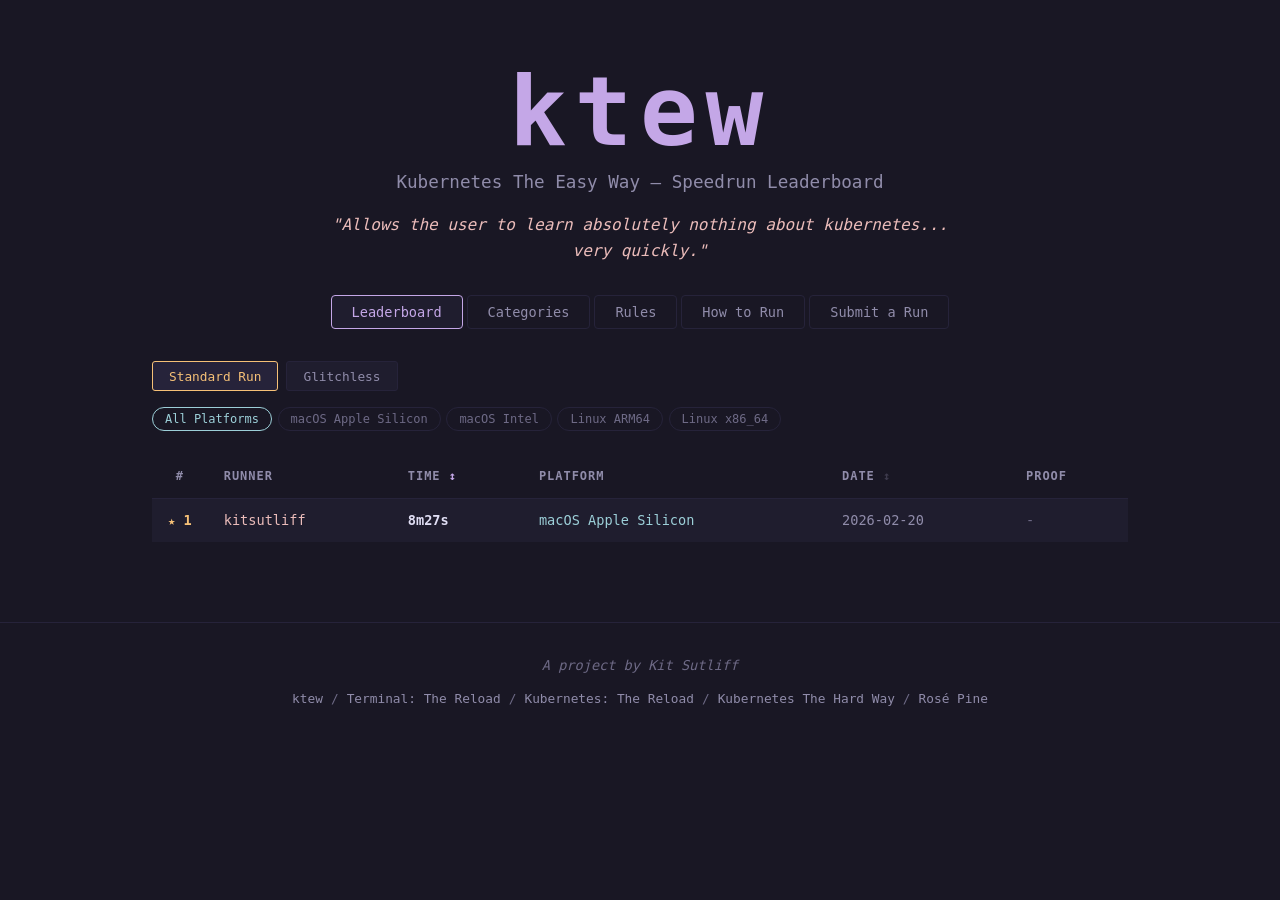
<file: site/index.html>
<!DOCTYPE html>
<html lang="en">
<head>
  <meta charset="UTF-8">
  <meta name="viewport" content="width=device-width, initial-scale=1.0">
  <title>ktew — Speedrun Leaderboard</title>
  <meta name="description" content="Allows the user to learn absolutely nothing about kubernetes... very quickly. Speedrun leaderboard for Kubernetes The Easy Way.">
  <meta property="og:title" content="ktew — Speedrun Leaderboard">
  <meta property="og:description" content="Allows the user to learn absolutely nothing about kubernetes... very quickly.">
  <meta property="og:type" content="website">
  <link rel="stylesheet" href="style.css">
</head>
<body>

  <!-- Hero -->
  <header class="hero">
    <h1>ktew</h1>
    <p class="subtitle">Kubernetes The Easy Way — Speedrun Leaderboard</p>
    <p class="tagline">"Allows the user to learn absolutely nothing about kubernetes... very quickly."</p>
  </header>

  <!-- Nav -->
  <nav class="nav">
    <button class="nav-tab active" data-section="leaderboard">Leaderboard</button>
    <button class="nav-tab" data-section="categories">Categories</button>
    <button class="nav-tab" data-section="rules">Rules</button>
    <button class="nav-tab" data-section="run">How to Run</button>
    <button class="nav-tab" data-section="submit">Submit a Run</button>
  </nav>

  <!-- Leaderboard Section -->
  <section id="leaderboard" class="section active">
    <div class="category-tabs">
      <button class="cat-tab active" data-category="standard">Standard Run</button>
      <button class="cat-tab" data-category="glitchless">Glitchless</button>
    </div>
    <div class="platform-pills">
      <button class="pill active" data-platform="all">All Platforms</button>
      <button class="pill" data-platform="macOS Apple Silicon">macOS Apple Silicon</button>
      <button class="pill" data-platform="macOS Intel">macOS Intel</button>
      <button class="pill" data-platform="Linux ARM64">Linux ARM64</button>
      <button class="pill" data-platform="Linux x86_64">Linux x86_64</button>
    </div>
    <div class="table-wrap">
      <table id="leaderboard-table">
        <thead>
          <tr>
            <th class="col-rank">#</th>
            <th class="col-runner">Runner</th>
            <th class="col-time sortable active-sort" data-sort="time">Time</th>
            <th class="col-platform">Platform</th>
            <th class="col-date sortable" data-sort="date">Date</th>
            <th class="col-proof">Proof</th>
          </tr>
        </thead>
        <tbody id="leaderboard-body">
        </tbody>
      </table>
      <p id="no-runs" class="empty-state" hidden>No runs recorded yet for this category. Be the first.</p>
    </div>
  </section>

  <!-- Categories Section -->
  <section id="categories" class="section">
    <h2>Categories</h2>

    <div class="category-card highlight">
      <h3>What ktew does</h3>
      <p>ktew automates the entire <a href="https://github.com/kelseyhightower/kubernetes-the-hard-way" target="_blank" rel="noopener">Kubernetes The Hard Way</a> tutorial. Your machine is the jumpbox. It spins up 3 Lima VMs (1 control plane, 2 workers) — 4 machines total. It generates a CA and 8 TLS certificates, 6 kubeconfigs, an encryption config, downloads all binaries, bootstraps etcd, the control plane, the workers, configures pod networking, and runs a full smoke test.</p>
      <p>Then it destroys everything. VMs gone. Work directory gone. The binary deletes itself. You are not left with a Kubernetes cluster. You are left with a time and a TAP report.</p>
    </div>

    <div class="category-card main-category">
      <h3>Standard Run <span class="badge">Main Category</span></h3>
      <p class="category-motto">"Hit Congratul8ions!"</p>
      <ul>
        <li>Your machine as jumpbox + 3 Lima VMs = 4 machines total.</li>
        <li>Run <code>./kthw up</code>. Timer starts at Enter, stops at <code>Congratul8ions!</code></li>
        <li><code>10/10 passed | 0 failed</code> — or it doesn't count.</li>
        <li>Full cleanup must complete — nothing left but your time.</li>
      </ul>

      <h4>Setup (not timed)</h4>
      <ul>
        <li>Go 1.22+ installed</li>
        <li>Lima may be pre-installed (ktew installs it automatically if missing, but that costs time)</li>
        <li>Lima VM base images may be cached from a previous run</li>
        <li>Build the binary: <code>go build -o kthw .</code></li>
        <li>No pre-downloaded Kubernetes/etcd/containerd binaries — those download during the run</li>
      </ul>

      <h4>Platform Sub-Categories</h4>
      <p>Each platform is a genuine performance variable — different virtualization backends, different architectures, different I/O characteristics. These aren't gimmicks; they're real splits.</p>
      <div class="platform-grid">
        <div class="platform-item">
          <strong>macOS (Apple Silicon)</strong>
          <span>ARM64 VMs via VZ framework</span>
        </div>
        <div class="platform-item">
          <strong>macOS (Intel)</strong>
          <span>x86_64 VMs via VZ framework</span>
        </div>
        <div class="platform-item">
          <strong>Linux (ARM64)</strong>
          <span>ARM64 VMs via QEMU</span>
        </div>
        <div class="platform-item">
          <strong>Linux (x86_64)</strong>
          <span>x86_64 VMs via QEMU</span>
        </div>
      </div>
    </div>

    <div class="category-card">
      <h3>Glitchless</h3>
      <p>Same 4-machine layout. Same rules. But nothing is cached.</p>
      <ul>
        <li>No pre-installed Lima — ktew installs it from scratch</li>
        <li>No cached VM base images — <code>limactl prune</code> before the run</li>
        <li>No pre-downloaded binaries</li>
        <li>Everything downloads fresh. Your internet connection is now part of your time.</li>
        <li>Full cleanup must complete — nothing left when it's done.</li>
      </ul>
      <p class="muted">This is the "real experience" category. It measures what a first-time user actually sees.</p>
    </div>

    <div class="category-card">
      <h3>What the smoke test verifies</h3>
      <p>Step 10 runs a full verification suite before cleanup:</p>
      <ul>
        <li>Secrets are encrypted at rest in etcd (AES-CBC)</li>
        <li>Deployments work (nginx creates and scales)</li>
        <li>NodePort services are reachable</li>
        <li><code>kubectl exec</code> works inside pods</li>
        <li>All TLS certificates are valid and components authenticate via mTLS</li>
      </ul>
      <p class="muted">The cluster is real. It's a real Kubernetes cluster with real PKI, real etcd, real pod networking. It just doesn't exist anymore by the time you read this.</p>
    </div>
  </section>

  <!-- Rules Section -->
  <section id="rules" class="section">
    <h2>Rules</h2>
    <h3>Timing</h3>
    <ol class="rules-list">
      <li>Timer starts when you press Enter on <code>./kthw up</code></li>
      <li>Timer stops when <code>Congratul8ions!</code> prints with <code>10/10 passed | 0 failed</code> and your time</li>
      <li>The run must complete fully — VMs destroyed, work directory cleaned, binary self-deleted. You don't get a cluster. You get a time.</li>
      <li>Build time (<code>go build</code>) is not included — only the run itself is timed</li>
    </ol>

    <h3>Standard Run setup</h3>
    <ol class="rules-list">
      <li>Go 1.22+ pre-installed</li>
      <li>Lima may be pre-installed</li>
      <li>Lima VM base images may be cached (default behavior after a previous run)</li>
      <li>No pre-downloaded Kubernetes, etcd, containerd, or CNI binaries — those download during the timed run</li>
    </ol>

    <h3>Glitchless setup</h3>
    <ol class="rules-list">
      <li>Go 1.22+ pre-installed (only exception)</li>
      <li>Lima must NOT be pre-installed — ktew installs it during the run</li>
      <li>No cached VM images — run <code>limactl prune</code> if Lima was previously installed, or start from a clean system</li>
      <li>No pre-downloaded binaries of any kind</li>
      <li>Internet speed is part of your time</li>
    </ol>

    <h3>Proof &amp; disputes</h3>
    <ol class="rules-list">
      <li>Proof must include full terminal output showing all 10 TAP steps and the <code>Congratul8ions!</code> finish</li>
      <li>Terminal recordings (<a href="https://asciinema.org" target="_blank" rel="noopener">asciinema</a>, screen capture) or full paste accepted</li>
      <li>Cloud VMs as jumpbox are a separate platform category if demand emerges</li>
      <li>All disputes settled by <a href="https://github.com/KitSutliff" target="_blank" rel="noopener">Kit</a></li>
    </ol>
  </section>

  <!-- How to Run Section -->
  <section id="run" class="section">
    <h2>How to Run</h2>
    <div class="code-block">
      <pre><code># Fork first at github.com/KitSutliff/ktew, then:
git clone https://github.com/YOUR_USERNAME/ktew.git
cd ktew
go build -o kthw .
./kthw up</code></pre>
    </div>
    <p>Timer starts at Enter. Timer stops at <code>Congratul8ions!</code></p>
    <p>You'll see TAP output for each of the 10 steps, then:</p>
    <div class="code-block output">
      <pre><code>  10/10 passed | 0 failed
  ────────────────────────────────────────
  Cleaning up VMs...
  done.

  time - 8m27s

  Congratul8ions!

  report: kthw-report.md</code></pre>
    </div>
    <div class="run-links">
      <a href="https://github.com/KitSutliff/ktew" target="_blank" rel="noopener" class="link-btn">ktew Repository</a>
    </div>
  </section>

  <!-- Submit Section -->
  <section id="submit" class="section">
    <h2>Submit a Run</h2>
    <div class="submit-steps">
      <div class="submit-step">
        <span class="step-number">1</span>
        <div>
          <strong>Fork the repo</strong>
          <p><a href="https://github.com/KitSutliff/ktew/fork" target="_blank" rel="noopener">Fork ktew on GitHub</a></p>
        </div>
      </div>
      <div class="submit-step">
        <span class="step-number">2</span>
        <div>
          <strong>Clone your fork and run it</strong>
          <div class="code-block">
            <pre><code>git clone https://github.com/YOUR_USERNAME/ktew.git
cd ktew
go build -o kthw .
./kthw up</code></pre>
          </div>
        </div>
      </div>
      <div class="submit-step">
        <span class="step-number">3</span>
        <div>
          <strong>Add your run to the leaderboard</strong>
          <p>Edit <code>site/data/leaderboard.json</code> and add your entry:</p>
          <div class="code-block">
            <pre><code>{
  "runner": "your-github-username",
  "github": "https://github.com/your-github-username",
  "time_seconds": 507,
  "time_display": "8m27s",
  "category": "standard",
  "platform": "macOS Apple Silicon",
  "date": "2026-02-23",
  "proof": "link-to-your-tap-output-or-recording",
  "notes": ""
}</code></pre>
          </div>
        </div>
      </div>
      <div class="submit-step">
        <span class="step-number">4</span>
        <div>
          <strong>Open a Pull Request</strong>
          <p>Push to your fork and <a href="https://github.com/KitSutliff/ktew/compare" target="_blank" rel="noopener">open a PR</a> with your proof (TAP output or terminal recording).</p>
        </div>
      </div>
    </div>
    <div class="submit-info">
      <h3>Proof requirements</h3>
      <ul>
        <li>Full TAP output showing <code>10/10 passed | 0 failed</code></li>
        <li>The <code>Congratul8ions!</code> message with your time</li>
        <li>Terminal recording (<a href="https://asciinema.org" target="_blank" rel="noopener">asciinema</a>) or screenshot accepted</li>
        <li>Paste it in the PR description or link it</li>
      </ul>
      <p class="muted">Don't want to edit JSON? <a href="https://github.com/KitSutliff/ktew/issues/new?template=submit-run.yml" target="_blank" rel="noopener">Submit via GitHub Issue</a> instead.</p>
    </div>
  </section>

  <!-- Footer -->
  <footer class="footer">
    <p class="footer-tagline">A project by Kit Sutliff</p>
    <div class="footer-links">
      <a href="https://github.com/KitSutliff/ktew" target="_blank" rel="noopener">ktew</a>
      <span class="sep">/</span>
      <a href="terminal/index.html">Terminal: The Reload</a>
      <span class="sep">/</span>
      <a href="kubernetes/index.html">Kubernetes: The Reload</a>
      <span class="sep">/</span>
      <a href="https://github.com/kelseyhightower/kubernetes-the-hard-way" target="_blank" rel="noopener">Kubernetes The Hard Way</a>
      <span class="sep">/</span>
      <a href="https://rosepinetheme.com" target="_blank" rel="noopener">Ros&eacute; Pine</a>
    </div>
  </footer>

  <script src="main.js"></script>
</body>
</html>
</file>
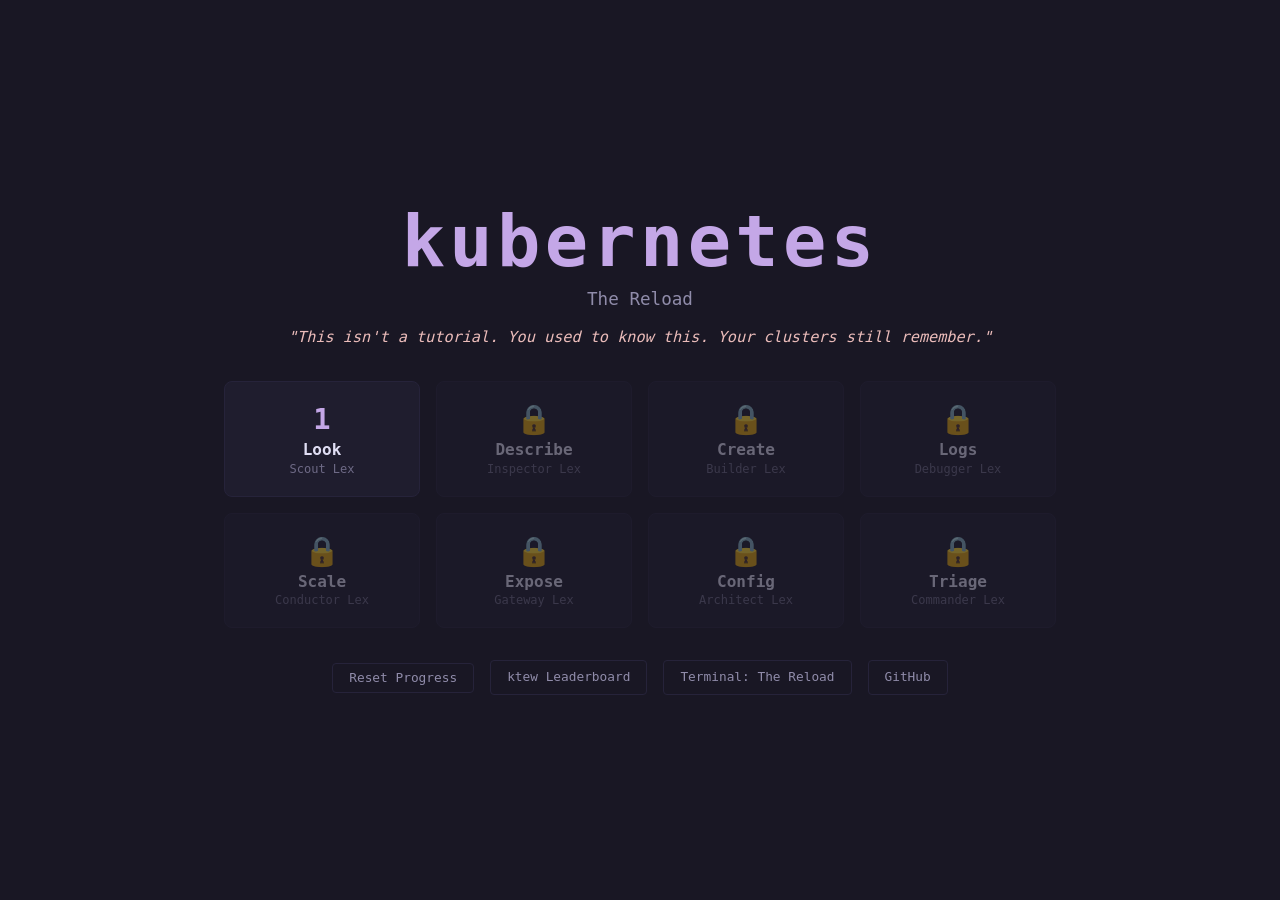
<file: site/kubernetes/index.html>
<!DOCTYPE html>
<html lang="en">
<head>
  <meta charset="UTF-8">
  <meta name="viewport" content="width=device-width, initial-scale=1.0">
  <title>Kubernetes: The Reload</title>
  <meta name="description" content="This isn't a tutorial. It's a reload. An interactive kubectl game for people who used to know Kubernetes.">
  <meta property="og:title" content="Kubernetes: The Reload">
  <meta property="og:description" content="This isn't a tutorial. It's a reload.">
  <meta property="og:type" content="website">
  <link rel="stylesheet" href="style.css">
</head>
<body>

  <!-- ═══ Level Select Screen ═══ -->
  <div id="level-select" class="screen active">
    <div class="ls-hero">
      <h1>kubernetes</h1>
      <p class="subtitle">The Reload</p>
      <p class="tagline">"This isn't a tutorial. You used to know this. Your clusters still remember."</p>
    </div>
    <div id="level-select-grid"></div>
    <div class="ls-footer">
      <button id="btn-reset-progress">Reset Progress</button>
      <a href="../index.html">ktew Leaderboard</a>
      <a href="../terminal/index.html">Terminal: The Reload</a>
      <a href="https://github.com/KitSutliff/ktew" target="_blank" rel="noopener">GitHub</a>
    </div>
  </div>

  <!-- ═══ Game Screen ═══ -->
  <div id="game-screen" class="screen">

    <!-- Sidebar with chibi + level info -->
    <div class="game-sidebar">
      <div class="game-chibi-wrap">
        <img id="game-chibi" class="game-chibi" src="../terminal/chibi-move.png" alt="Lex">
      </div>
      <div id="game-level-name">Level 1: Look</div>
      <div id="game-level-subtitle">Scout Lex</div>
      <div id="challenge-counter">1/4</div>
      <div class="sidebar-divider"></div>
      <p class="sidebar-hint">Type <kbd>hint</kbd> for a nudge<br><kbd>hint</kbd> twice for the answer</p>
      <button id="btn-back-to-levels" class="sidebar-btn">Back to Levels</button>
    </div>

    <!-- Terminal -->
    <div class="game-terminal-wrap">
      <div class="terminal-bar">
        <div class="terminal-dots">
          <span class="terminal-dot red"></span>
          <span class="terminal-dot yellow"></span>
          <span class="terminal-dot green"></span>
        </div>
        <span class="terminal-title">kit@cluster — kubectl</span>
      </div>
      <div id="terminal-output"><div id="terminal-output-inner"></div></div>
      <div class="terminal-input-row">
        <span class="terminal-prompt" id="terminal-prompt">kit@cluster:default$&nbsp;</span>
        <input type="text" id="terminal-input" autofocus spellcheck="false" autocomplete="off">
      </div>
    </div>

  </div>

  <script src="cluster.js"></script>
  <script src="commands.js"></script>
  <script src="levels.js"></script>
  <script src="game.js"></script>
</body>
</html>
</file>
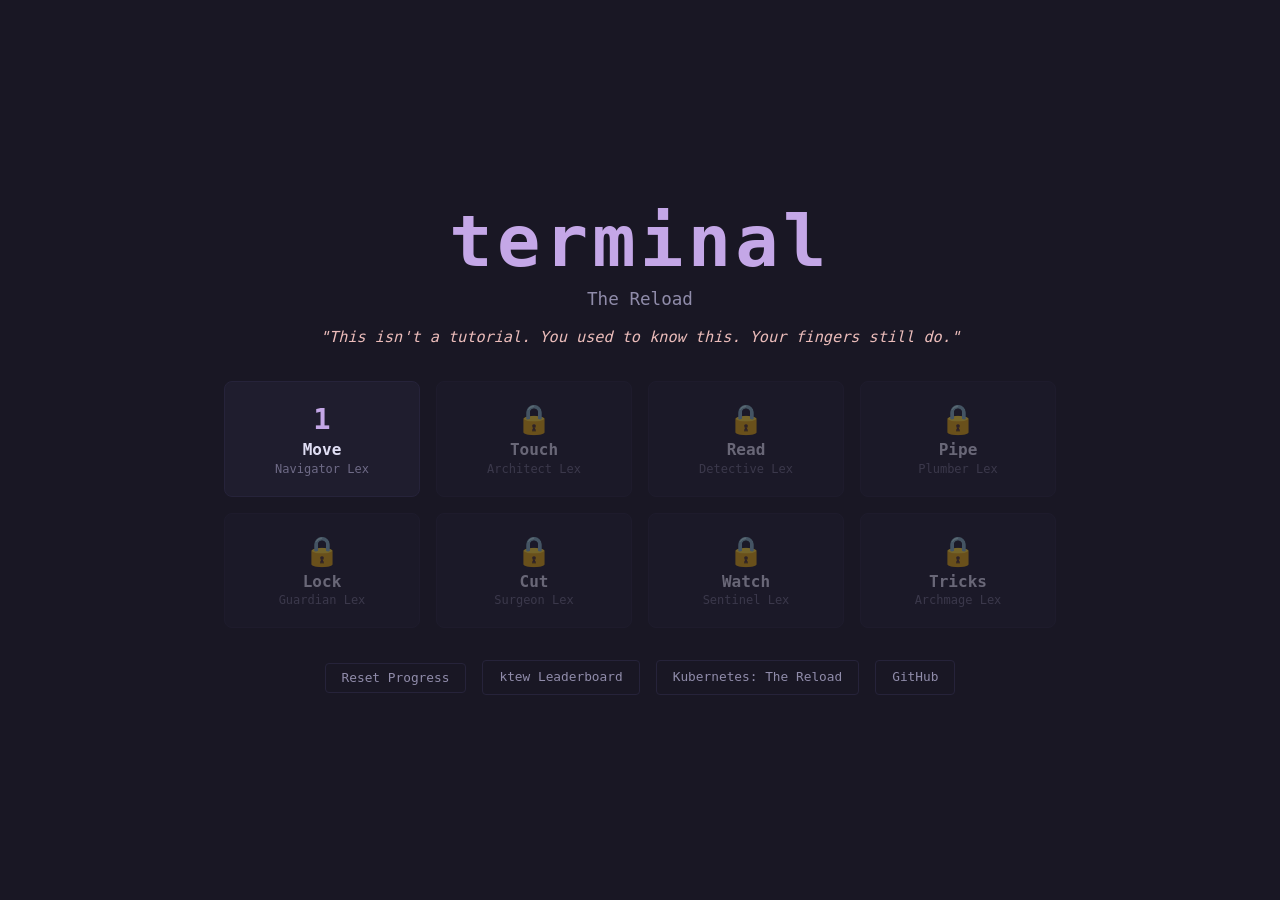
<file: site/terminal/index.html>
<!DOCTYPE html>
<html lang="en">
<head>
  <meta charset="UTF-8">
  <meta name="viewport" content="width=device-width, initial-scale=1.0">
  <title>Terminal: The Reload</title>
  <meta name="description" content="This isn't a tutorial. It's a reload. An interactive terminal game for people who used to know Unix.">
  <meta property="og:title" content="Terminal: The Reload">
  <meta property="og:description" content="This isn't a tutorial. It's a reload.">
  <meta property="og:type" content="website">
  <link rel="stylesheet" href="style.css">
</head>
<body>

  <!-- ═══ Level Select Screen ═══ -->
  <div id="level-select" class="screen active">
    <div class="ls-hero">
      <h1>terminal</h1>
      <p class="subtitle">The Reload</p>
      <p class="tagline">"This isn't a tutorial. You used to know this. Your fingers still do."</p>
    </div>
    <div id="level-select-grid"></div>
    <div class="ls-footer">
      <button id="btn-reset-progress">Reset Progress</button>
      <a href="../index.html">ktew Leaderboard</a>
      <a href="../kubernetes/index.html">Kubernetes: The Reload</a>
      <a href="https://github.com/KitSutliff/ktew" target="_blank" rel="noopener">GitHub</a>
    </div>
  </div>

  <!-- ═══ Game Screen ═══ -->
  <div id="game-screen" class="screen">

    <!-- Sidebar with chibi + level info -->
    <div class="game-sidebar">
      <div class="game-chibi-wrap">
        <img id="game-chibi" class="game-chibi" src="chibi-move.png" alt="Lex">
      </div>
      <div id="game-level-name">Level 1: Move</div>
      <div id="game-level-subtitle">Navigator Lex</div>
      <div id="challenge-counter">1/4</div>
      <div class="sidebar-divider"></div>
      <p class="sidebar-hint">Type <kbd>hint</kbd> for a nudge<br><kbd>hint</kbd> twice for the answer</p>
      <button id="btn-back-to-levels" class="sidebar-btn">Back to Levels</button>
    </div>

    <!-- Terminal -->
    <div class="game-terminal-wrap">
      <div class="terminal-bar">
        <div class="terminal-dots">
          <span class="terminal-dot red"></span>
          <span class="terminal-dot yellow"></span>
          <span class="terminal-dot green"></span>
        </div>
        <span class="terminal-title">kit@reload — zsh</span>
      </div>
      <div id="terminal-output"><div id="terminal-output-inner"></div></div>
      <div class="terminal-input-row">
        <span class="terminal-prompt" id="terminal-prompt">kit@reload:~$&nbsp;</span>
        <input type="text" id="terminal-input" autofocus spellcheck="false" autocomplete="off">
      </div>
    </div>

  </div>

  <script src="game.js"></script>
</body>
</html>
</file>
<file: site/style.css>
/* Rose Pine palette */
:root {
  --base: #191724;
  --surface: #1f1d2e;
  --overlay: #26233a;
  --muted: #6e6a86;
  --subtle: #908caa;
  --text: #e0def4;
  --love: #eb6f92;
  --gold: #f6c177;
  --rose: #ebbcba;
  --pine: #31748f;
  --foam: #9ccfd8;
  --iris: #c4a7e7;
}

*, *::before, *::after {
  box-sizing: border-box;
  margin: 0;
  padding: 0;
}

html {
  scroll-behavior: smooth;
}

body {
  font-family: 'SF Mono', 'Fira Code', 'JetBrains Mono', 'Cascadia Code', Consolas, monospace;
  background: var(--base);
  color: var(--text);
  line-height: 1.6;
  min-height: 100vh;
}

/* Hero */

.hero {
  text-align: center;
  padding: 4rem 1.5rem 2rem;
}

.hero h1 {
  font-size: clamp(3rem, 10vw, 6rem);
  color: var(--iris);
  letter-spacing: 0.08em;
  font-weight: 700;
  line-height: 1;
  margin-bottom: 0.5rem;
}

.hero .subtitle {
  color: var(--subtle);
  font-size: clamp(0.85rem, 2vw, 1.1rem);
  margin-bottom: 1rem;
}

.hero .tagline {
  color: var(--rose);
  font-style: italic;
  font-size: clamp(0.8rem, 1.8vw, 1rem);
  max-width: 40rem;
  margin: 0 auto;
}

/* Navigation */

.nav {
  display: flex;
  justify-content: center;
  gap: 0.25rem;
  padding: 0 1rem;
  margin-bottom: 2rem;
  flex-wrap: wrap;
}

.nav-tab {
  background: transparent;
  border: 1px solid var(--overlay);
  color: var(--subtle);
  padding: 0.5rem 1.25rem;
  cursor: pointer;
  font-family: inherit;
  font-size: 0.85rem;
  border-radius: 4px;
  transition: all 0.15s ease;
}

.nav-tab:hover {
  color: var(--text);
  border-color: var(--muted);
}

.nav-tab.active {
  color: var(--iris);
  border-color: var(--iris);
  background: var(--surface);
}

/* Sections */

.section {
  display: none;
  max-width: 64rem;
  margin: 0 auto;
  padding: 0 1.5rem 3rem;
}

.section.active {
  display: block;
}

.section h2 {
  color: var(--iris);
  font-size: 1.5rem;
  margin-bottom: 1.5rem;
  letter-spacing: 0.04em;
}

/* Category Tabs (within leaderboard) */

.category-tabs {
  display: flex;
  gap: 0.5rem;
  margin-bottom: 1rem;
}

.cat-tab {
  background: var(--surface);
  border: 1px solid var(--overlay);
  color: var(--subtle);
  padding: 0.4rem 1rem;
  cursor: pointer;
  font-family: inherit;
  font-size: 0.8rem;
  border-radius: 3px;
  transition: all 0.15s ease;
}

.cat-tab:hover {
  color: var(--text);
  border-color: var(--muted);
}

.cat-tab.active {
  color: var(--gold);
  border-color: var(--gold);
  background: var(--overlay);
}

/* Platform Pills */

.platform-pills {
  display: flex;
  gap: 0.35rem;
  margin-bottom: 1.5rem;
  flex-wrap: wrap;
}

.pill {
  background: transparent;
  border: 1px solid var(--overlay);
  color: var(--muted);
  padding: 0.25rem 0.75rem;
  cursor: pointer;
  font-family: inherit;
  font-size: 0.75rem;
  border-radius: 12px;
  transition: all 0.15s ease;
}

.pill:hover {
  color: var(--subtle);
  border-color: var(--muted);
}

.pill.active {
  color: var(--foam);
  border-color: var(--foam);
}

/* Table */

.table-wrap {
  overflow-x: auto;
  -webkit-overflow-scrolling: touch;
}

table {
  width: 100%;
  border-collapse: collapse;
  font-size: 0.85rem;
}

thead th {
  text-align: left;
  padding: 0.75rem 1rem;
  color: var(--subtle);
  font-weight: 600;
  font-size: 0.75rem;
  text-transform: uppercase;
  letter-spacing: 0.08em;
  border-bottom: 1px solid var(--overlay);
  white-space: nowrap;
  user-select: none;
}

th.sortable {
  cursor: pointer;
}

th.sortable:hover {
  color: var(--text);
}

th.sortable::after {
  content: ' \2195';
  opacity: 0.3;
}

th.active-sort::after {
  opacity: 1;
  color: var(--iris);
}

tbody tr {
  transition: background 0.1s ease;
}

tbody tr:nth-child(odd) {
  background: var(--surface);
}

tbody tr:nth-child(even) {
  background: var(--base);
}

tbody tr:hover {
  background: var(--overlay);
}

tbody td {
  padding: 0.65rem 1rem;
  white-space: nowrap;
}

.col-rank {
  width: 3rem;
  text-align: center;
}

td.col-rank {
  color: var(--subtle);
  font-weight: 600;
}

td.col-rank.wr {
  color: var(--gold);
}

.wr-badge {
  font-size: 0.9em;
}

td.col-runner a {
  color: var(--rose);
  text-decoration: none;
}

td.col-runner a:hover {
  text-decoration: underline;
  color: var(--text);
}

td.col-time {
  color: var(--text);
  font-weight: 600;
  font-variant-numeric: tabular-nums;
}

td.col-platform {
  color: var(--foam);
}

td.col-date {
  color: var(--subtle);
}

td.col-proof a {
  color: var(--pine);
  text-decoration: none;
  font-size: 0.8rem;
}

td.col-proof a:hover {
  color: var(--foam);
  text-decoration: underline;
}

.empty-state {
  text-align: center;
  color: var(--muted);
  padding: 3rem 1rem;
  font-style: italic;
}

/* Categories Section */

.category-card {
  background: var(--surface);
  border: 1px solid var(--overlay);
  border-radius: 6px;
  padding: 1.5rem;
  margin-bottom: 1.25rem;
}

.category-card.highlight {
  border-color: var(--iris);
  background: var(--overlay);
}

.category-card.highlight a {
  color: var(--rose);
  text-decoration: none;
}

.category-card.highlight a:hover {
  text-decoration: underline;
}

.category-card.main-category {
  border-color: var(--gold);
}

.category-card h3 {
  color: var(--text);
  font-size: 1.1rem;
  margin-bottom: 0.5rem;
}

.badge {
  display: inline-block;
  background: var(--gold);
  color: var(--base);
  font-size: 0.65rem;
  font-weight: 700;
  padding: 0.15rem 0.5rem;
  border-radius: 3px;
  text-transform: uppercase;
  letter-spacing: 0.06em;
  vertical-align: middle;
  margin-left: 0.5rem;
}

.category-motto {
  color: var(--gold);
  font-style: italic;
  margin-bottom: 0.75rem;
}

.category-card ul {
  list-style: none;
  padding: 0;
}

.category-card ul li {
  padding: 0.25rem 0;
  color: var(--text);
  padding-left: 1.25rem;
  position: relative;
}

.category-card ul li::before {
  content: '>';
  position: absolute;
  left: 0;
  color: var(--iris);
}

.category-card h4 {
  color: var(--subtle);
  font-size: 0.85rem;
  text-transform: uppercase;
  letter-spacing: 0.06em;
  margin: 1rem 0 0.75rem;
}

.category-card p {
  color: var(--text);
  margin-bottom: 0.5rem;
}

.category-card p.muted {
  color: var(--muted);
  font-size: 0.85rem;
  font-style: italic;
}

.category-card code {
  background: var(--overlay);
  padding: 0.1rem 0.35rem;
  border-radius: 3px;
  font-size: 0.9em;
  color: var(--iris);
}

.platform-grid {
  display: grid;
  grid-template-columns: repeat(auto-fill, minmax(14rem, 1fr));
  gap: 0.75rem;
}

.platform-item {
  background: var(--overlay);
  padding: 0.75rem;
  border-radius: 4px;
  display: flex;
  flex-direction: column;
  gap: 0.2rem;
}

.platform-item strong {
  color: var(--foam);
  font-size: 0.85rem;
}

.platform-item span {
  color: var(--muted);
  font-size: 0.75rem;
}

/* Rules */

#rules h3 {
  color: var(--rose);
  font-size: 0.95rem;
  margin-top: 1.5rem;
  margin-bottom: 0.75rem;
}

#rules h3:first-of-type {
  margin-top: 0;
}

.rules-list {
  padding-left: 0;
  counter-reset: rule;
  list-style: none;
}

.rules-list li {
  counter-increment: rule;
  padding: 0.6rem 0 0.6rem 2.5rem;
  position: relative;
  border-bottom: 1px solid var(--overlay);
}

.rules-list li:last-child {
  border-bottom: none;
}

.rules-list li::before {
  content: counter(rule);
  position: absolute;
  left: 0;
  width: 1.75rem;
  height: 1.75rem;
  background: var(--surface);
  border: 1px solid var(--overlay);
  border-radius: 50%;
  display: flex;
  align-items: center;
  justify-content: center;
  font-size: 0.75rem;
  color: var(--iris);
  font-weight: 600;
  top: 0.55rem;
}

.rules-list code {
  background: var(--overlay);
  padding: 0.1rem 0.35rem;
  border-radius: 3px;
  font-size: 0.9em;
  color: var(--iris);
}

.rules-list a {
  color: var(--rose);
  text-decoration: none;
}

.rules-list a:hover {
  text-decoration: underline;
}

/* How to Run */

.code-block {
  background: var(--surface);
  border: 1px solid var(--overlay);
  border-radius: 6px;
  padding: 1.25rem;
  margin-bottom: 1.25rem;
  overflow-x: auto;
}

.code-block.output {
  border-color: var(--muted);
  border-style: dashed;
}

.code-block pre {
  margin: 0;
}

.code-block code {
  color: var(--text);
  font-size: 0.85rem;
  line-height: 1.5;
}

.code-block.output code {
  color: var(--subtle);
}

#run p {
  margin-bottom: 1rem;
}

#run code {
  background: var(--overlay);
  padding: 0.1rem 0.35rem;
  border-radius: 3px;
  font-size: 0.9em;
  color: var(--iris);
}

.run-links {
  display: flex;
  gap: 0.75rem;
  margin-top: 1.5rem;
  flex-wrap: wrap;
}

/* Buttons */

.link-btn {
  display: inline-block;
  background: var(--iris);
  color: var(--base);
  text-decoration: none;
  padding: 0.6rem 1.5rem;
  border-radius: 4px;
  font-family: inherit;
  font-size: 0.85rem;
  font-weight: 600;
  transition: opacity 0.15s ease;
}

.link-btn:hover {
  opacity: 0.85;
}

.link-btn.secondary {
  background: transparent;
  color: var(--iris);
  border: 1px solid var(--iris);
}

.link-btn.secondary:hover {
  background: var(--surface);
}

.submit-btn {
  background: var(--gold);
  font-size: 1rem;
  padding: 0.75rem 2rem;
  margin-bottom: 2rem;
}

/* Submit Section */

.submit-steps {
  display: flex;
  flex-direction: column;
  gap: 1.25rem;
  margin-bottom: 2rem;
}

.submit-step {
  display: flex;
  gap: 1rem;
  align-items: flex-start;
}

.step-number {
  flex-shrink: 0;
  width: 2rem;
  height: 2rem;
  background: var(--iris);
  color: var(--base);
  border-radius: 50%;
  display: flex;
  align-items: center;
  justify-content: center;
  font-weight: 700;
  font-size: 0.85rem;
  margin-top: 0.1rem;
}

.submit-step strong {
  display: block;
  color: var(--text);
  margin-bottom: 0.35rem;
}

.submit-step p {
  color: var(--subtle);
  margin-bottom: 0.5rem;
}

.submit-step a {
  color: var(--rose);
  text-decoration: none;
}

.submit-step a:hover {
  text-decoration: underline;
  color: var(--text);
}

.submit-step .code-block {
  margin-top: 0.5rem;
  margin-bottom: 0;
}

.submit-step code {
  background: var(--overlay);
  padding: 0.1rem 0.35rem;
  border-radius: 3px;
  font-size: 0.9em;
  color: var(--iris);
}

.submit-info {
  background: var(--surface);
  border: 1px solid var(--overlay);
  border-radius: 6px;
  padding: 1.5rem;
}

.submit-info h3 {
  color: var(--subtle);
  font-size: 0.85rem;
  text-transform: uppercase;
  letter-spacing: 0.06em;
  margin-bottom: 0.75rem;
}

.submit-info ul {
  list-style: none;
  padding: 0;
}

.submit-info li {
  padding: 0.25rem 0 0.25rem 1.25rem;
  position: relative;
}

.submit-info li::before {
  content: '>';
  position: absolute;
  left: 0;
  color: var(--iris);
}

.submit-info code {
  background: var(--overlay);
  padding: 0.1rem 0.35rem;
  border-radius: 3px;
  font-size: 0.9em;
  color: var(--iris);
}

/* Footer */

.footer {
  text-align: center;
  padding: 2rem 1.5rem 3rem;
  border-top: 1px solid var(--overlay);
  margin-top: 2rem;
}

.footer-tagline {
  color: var(--muted);
  font-style: italic;
  font-size: 0.85rem;
  margin-bottom: 0.75rem;
}

.footer-links {
  display: flex;
  justify-content: center;
  gap: 0.5rem;
  flex-wrap: wrap;
}

.footer-links a {
  color: var(--subtle);
  text-decoration: none;
  font-size: 0.8rem;
}

.footer-links a:hover {
  color: var(--rose);
}

.footer-links .sep {
  color: var(--muted);
  font-size: 0.8rem;
}

/* Responsive */

@media (max-width: 640px) {
  .hero {
    padding: 2.5rem 1rem 1.5rem;
  }

  .nav {
    gap: 0.15rem;
  }

  .nav-tab {
    padding: 0.4rem 0.75rem;
    font-size: 0.75rem;
  }

  .section {
    padding: 0 1rem 2rem;
  }

  .category-tabs {
    flex-wrap: wrap;
  }

  .platform-pills {
    flex-wrap: wrap;
  }

  table {
    font-size: 0.78rem;
  }

  thead th, tbody td {
    padding: 0.5rem 0.6rem;
  }

  .platform-grid {
    grid-template-columns: 1fr;
  }
}
</file>
<file: site/kubernetes/style.css>
/* Rose Pine palette */
:root {
  --base: #191724;
  --surface: #1f1d2e;
  --overlay: #26233a;
  --muted: #6e6a86;
  --subtle: #908caa;
  --text: #e0def4;
  --love: #eb6f92;
  --gold: #f6c177;
  --rose: #ebbcba;
  --pine: #31748f;
  --foam: #9ccfd8;
  --iris: #c4a7e7;
}

*, *::before, *::after {
  box-sizing: border-box;
  margin: 0;
  padding: 0;
}

html {
  scroll-behavior: smooth;
}

body {
  font-family: 'SF Mono', 'Fira Code', 'JetBrains Mono', 'Cascadia Code', Consolas, monospace;
  background: var(--base);
  color: var(--text);
  line-height: 1.6;
  min-height: 100vh;
  overflow: hidden;
}

/* ═══ Screens ═══ */

.screen {
  display: none;
  width: 100vw;
  height: 100vh;
  flex-direction: column;
}

.screen.active {
  display: flex;
}

/* ═══ Level Select ═══ */

#level-select {
  align-items: center;
  justify-content: center;
  padding: 2rem;
  overflow-y: auto;
}

.ls-hero {
  text-align: center;
  margin-bottom: 2rem;
}

.ls-hero h1 {
  font-size: clamp(2.5rem, 8vw, 4.5rem);
  color: var(--iris);
  letter-spacing: 0.06em;
  font-weight: 700;
  line-height: 1;
  margin-bottom: 0.5rem;
}

.ls-hero .subtitle {
  color: var(--subtle);
  font-size: clamp(0.85rem, 2vw, 1.1rem);
  margin-bottom: 0.75rem;
}

.ls-hero .tagline {
  color: var(--rose);
  font-style: italic;
  font-size: clamp(0.8rem, 1.8vw, 0.95rem);
}

#level-select-grid {
  display: grid;
  grid-template-columns: repeat(auto-fill, minmax(10rem, 1fr));
  gap: 1rem;
  max-width: 52rem;
  width: 100%;
  margin-bottom: 2rem;
}

.level-card {
  background: var(--surface);
  border: 1px solid var(--overlay);
  border-radius: 8px;
  padding: 1.25rem;
  text-align: center;
  cursor: pointer;
  font-family: inherit;
  color: var(--text);
  transition: all 0.2s ease;
}

.level-card:hover:not(.locked) {
  border-color: var(--iris);
  background: var(--overlay);
  transform: translateY(-2px);
}

.level-card.completed {
  border-color: var(--foam);
}

.level-card.locked {
  opacity: 0.4;
  cursor: not-allowed;
}

.level-number {
  font-size: 1.8rem;
  font-weight: 700;
  color: var(--iris);
  margin-bottom: 0.25rem;
}

.level-card.completed .level-number {
  color: var(--foam);
}

.level-name {
  font-size: 1rem;
  font-weight: 600;
  color: var(--text);
  margin-bottom: 0.15rem;
}

.level-subtitle {
  font-size: 0.75rem;
  color: var(--muted);
}

.ls-footer {
  display: flex;
  gap: 1rem;
  align-items: center;
  flex-wrap: wrap;
  justify-content: center;
}

.ls-footer button, .ls-footer a {
  background: transparent;
  border: 1px solid var(--overlay);
  color: var(--subtle);
  padding: 0.4rem 1rem;
  border-radius: 4px;
  font-family: inherit;
  font-size: 0.8rem;
  cursor: pointer;
  text-decoration: none;
  transition: all 0.15s ease;
}

.ls-footer button:hover, .ls-footer a:hover {
  color: var(--text);
  border-color: var(--muted);
}

/* ═══ Game Screen ═══ */

#game-screen {
  flex-direction: row;
}

/* Sidebar */

.game-sidebar {
  width: 24rem;
  min-width: 24rem;
  background: var(--surface);
  border-right: 1px solid var(--overlay);
  display: flex;
  flex-direction: column;
  align-items: center;
  padding: 1rem 0.75rem;
  gap: 0.5rem;
}

.game-chibi-wrap {
  width: 100%;
  aspect-ratio: 3 / 4;
  overflow: hidden;
  border-radius: 8px;
  position: relative;
}

.game-chibi {
  width: 100%;
  height: 100%;
  object-fit: cover;
  object-position: center 35%;
  border-radius: 8px;
  transition: all 0.3s ease;
}

.game-chibi.chibi-happy {
  animation: chibi-bounce 0.5s ease;
}

.game-chibi.chibi-victory {
  animation: chibi-spin 0.8s ease;
}

.game-chibi.chibi-boss {
  animation: chibi-pulse 1.5s ease infinite;
}

@keyframes chibi-bounce {
  0%, 100% { transform: translateY(0); }
  50% { transform: translateY(-12px); }
}

@keyframes chibi-spin {
  0% { transform: rotate(0deg) scale(1); }
  50% { transform: rotate(10deg) scale(1.05); }
  100% { transform: rotate(0deg) scale(1); }
}

@keyframes chibi-pulse {
  0%, 100% { filter: brightness(1); }
  50% { filter: brightness(1.15); }
}

#game-level-name {
  color: var(--iris);
  font-size: 0.88rem;
  font-weight: 600;
  text-align: center;
  margin-top: 0.15rem;
}

#game-level-subtitle {
  color: var(--muted);
  font-size: 0.75rem;
  text-align: center;
  margin-top: -0.2rem;
}

#challenge-counter {
  background: var(--overlay);
  border: 1px solid var(--muted);
  color: var(--text);
  padding: 0.2rem 0.7rem;
  border-radius: 12px;
  font-size: 0.75rem;
  font-weight: 600;
}

#challenge-counter.boss-counter {
  border-color: var(--love);
  color: var(--love);
  background: rgba(235, 111, 146, 0.1);
}

.sidebar-divider {
  width: 60%;
  height: 1px;
  background: var(--overlay);
  margin: 0.25rem 0;
}

.sidebar-hint {
  color: var(--muted);
  font-size: 0.72rem;
  text-align: center;
  line-height: 1.45;
  margin-top: auto;
}

.sidebar-hint kbd {
  background: var(--overlay);
  border: 1px solid var(--muted);
  border-radius: 3px;
  padding: 0.05rem 0.3rem;
  font-size: 0.75em;
  font-family: inherit;
  color: var(--foam);
}

.sidebar-btn {
  background: transparent;
  border: 1px solid var(--overlay);
  color: var(--subtle);
  padding: 0.3rem 0.8rem;
  border-radius: 4px;
  font-family: inherit;
  font-size: 0.78rem;
  cursor: pointer;
  transition: all 0.15s ease;
}

.sidebar-btn:hover {
  color: var(--text);
  border-color: var(--muted);
}

/* Terminal */

.game-terminal-wrap {
  flex: 1;
  display: flex;
  flex-direction: column;
  min-width: 0;
}

.terminal-bar {
  background: var(--overlay);
  padding: 0.5rem 1rem;
  display: flex;
  align-items: center;
  gap: 0.5rem;
  border-bottom: 1px solid var(--surface);
}

.terminal-dots {
  display: flex;
  gap: 6px;
}

.terminal-dot {
  width: 12px;
  height: 12px;
  border-radius: 50%;
  opacity: 0.8;
}

.terminal-dot.red { background: var(--love); }
.terminal-dot.yellow { background: var(--gold); }
.terminal-dot.green { background: var(--foam); }

.terminal-title {
  color: var(--muted);
  font-size: 0.78rem;
  margin-left: 0.5rem;
}

#terminal-output {
  flex: 1;
  overflow-y: auto;
  padding: 1.5rem 1.5rem 1rem;
  font-size: 1rem;
  line-height: 1.6;
  display: flex;
  flex-direction: column;
  justify-content: flex-end;
}

#terminal-output::-webkit-scrollbar {
  width: 6px;
}

#terminal-output::-webkit-scrollbar-track {
  background: var(--base);
}

#terminal-output::-webkit-scrollbar-thumb {
  background: var(--overlay);
  border-radius: 3px;
}

.terminal-input-row {
  display: flex;
  align-items: center;
  padding: 0.6rem 1.5rem;
  background: var(--surface);
  border-top: 1px solid var(--overlay);
  gap: 0;
}

.terminal-prompt {
  color: var(--foam);
  font-size: 1rem;
  white-space: nowrap;
  user-select: none;
}

#terminal-input {
  flex: 1;
  background: transparent;
  border: none;
  color: var(--text);
  font-family: inherit;
  font-size: 1rem;
  outline: none;
  padding: 0.25rem 0 0.25rem 0.35rem;
  caret-color: var(--iris);
}

/* ═══ Terminal Output Lines ═══ */

#terminal-output-inner {
  max-width: 72rem;
  margin-bottom: 0.5rem;
}

.term-line {
  white-space: pre-wrap;
  word-break: break-word;
}

.term-line.tab-complete {
  color: var(--muted);
  font-size: 0.82rem;
}

.term-line.answer {
  color: var(--love);
  font-weight: 600;
}

.term-line.header {
  color: var(--iris);
  font-weight: 700;
  font-size: 1.15rem;
}

.term-line.subtitle {
  color: var(--muted);
  font-style: italic;
}

.term-line.intro {
  color: var(--subtle);
}

.term-line.challenge-num {
  color: var(--foam);
  font-weight: 600;
}

.term-line.challenge {
  color: var(--text);
}

.term-line.boss-name {
  color: var(--love);
  font-weight: 700;
  font-size: 1.15rem;
}

.term-line.input-echo {
  color: var(--subtle);
}

.term-line.output {
  color: var(--text);
}

.term-line.success {
  color: var(--foam);
  font-weight: 600;
}

.term-line.hint {
  color: var(--gold);
  font-style: italic;
}

.term-line.victory {
  color: var(--iris);
}

.term-line.victory-title {
  color: var(--gold);
  font-size: 1.3rem;
  font-weight: 700;
}

/* ═══ Responsive ═══ */

@media (max-width: 768px) {
  #game-screen {
    flex-direction: column;
  }

  .game-sidebar {
    width: 100%;
    min-width: unset;
    flex-direction: row;
    border-right: none;
    border-bottom: 1px solid var(--overlay);
    padding: 0.75rem 1rem;
    gap: 0.75rem;
    overflow-x: auto;
  }

  .game-chibi-wrap {
    width: 4rem;
    min-width: 4rem;
    aspect-ratio: 1;
  }

  .game-chibi {
    object-position: center 30%;
  }

  .sidebar-hint {
    display: none;
  }

  #level-select-grid {
    grid-template-columns: repeat(auto-fill, minmax(7rem, 1fr));
    gap: 0.75rem;
  }

  .level-card {
    padding: 0.9rem;
  }
}
</file>
<file: site/terminal/style.css>
/* Rose Pine palette */
:root {
  --base: #191724;
  --surface: #1f1d2e;
  --overlay: #26233a;
  --muted: #6e6a86;
  --subtle: #908caa;
  --text: #e0def4;
  --love: #eb6f92;
  --gold: #f6c177;
  --rose: #ebbcba;
  --pine: #31748f;
  --foam: #9ccfd8;
  --iris: #c4a7e7;
}

*, *::before, *::after {
  box-sizing: border-box;
  margin: 0;
  padding: 0;
}

html {
  scroll-behavior: smooth;
}

body {
  font-family: 'SF Mono', 'Fira Code', 'JetBrains Mono', 'Cascadia Code', Consolas, monospace;
  background: var(--base);
  color: var(--text);
  line-height: 1.6;
  min-height: 100vh;
  overflow: hidden;
}

/* ═══ Screens ═══ */

.screen {
  display: none;
  width: 100vw;
  height: 100vh;
  flex-direction: column;
}

.screen.active {
  display: flex;
}

/* ═══ Level Select ═══ */

#level-select {
  align-items: center;
  justify-content: center;
  padding: 2rem;
  overflow-y: auto;
}

.ls-hero {
  text-align: center;
  margin-bottom: 2rem;
}

.ls-hero h1 {
  font-size: clamp(2.5rem, 8vw, 4.5rem);
  color: var(--iris);
  letter-spacing: 0.06em;
  font-weight: 700;
  line-height: 1;
  margin-bottom: 0.5rem;
}

.ls-hero .subtitle {
  color: var(--subtle);
  font-size: clamp(0.85rem, 2vw, 1.1rem);
  margin-bottom: 0.75rem;
}

.ls-hero .tagline {
  color: var(--rose);
  font-style: italic;
  font-size: clamp(0.8rem, 1.8vw, 0.95rem);
}

#level-select-grid {
  display: grid;
  grid-template-columns: repeat(auto-fill, minmax(10rem, 1fr));
  gap: 1rem;
  max-width: 52rem;
  width: 100%;
  margin-bottom: 2rem;
}

.level-card {
  background: var(--surface);
  border: 1px solid var(--overlay);
  border-radius: 8px;
  padding: 1.25rem;
  text-align: center;
  cursor: pointer;
  font-family: inherit;
  color: var(--text);
  transition: all 0.2s ease;
}

.level-card:hover:not(.locked) {
  border-color: var(--iris);
  background: var(--overlay);
  transform: translateY(-2px);
}

.level-card.completed {
  border-color: var(--foam);
}

.level-card.locked {
  opacity: 0.4;
  cursor: not-allowed;
}

.level-number {
  font-size: 1.8rem;
  font-weight: 700;
  color: var(--iris);
  margin-bottom: 0.25rem;
}

.level-card.completed .level-number {
  color: var(--foam);
}

.level-name {
  font-size: 1rem;
  font-weight: 600;
  color: var(--text);
  margin-bottom: 0.15rem;
}

.level-subtitle {
  font-size: 0.75rem;
  color: var(--muted);
}

.ls-footer {
  display: flex;
  gap: 1rem;
  align-items: center;
  flex-wrap: wrap;
  justify-content: center;
}

.ls-footer button, .ls-footer a {
  background: transparent;
  border: 1px solid var(--overlay);
  color: var(--subtle);
  padding: 0.4rem 1rem;
  border-radius: 4px;
  font-family: inherit;
  font-size: 0.8rem;
  cursor: pointer;
  text-decoration: none;
  transition: all 0.15s ease;
}

.ls-footer button:hover, .ls-footer a:hover {
  color: var(--text);
  border-color: var(--muted);
}

/* ═══ Game Screen ═══ */

#game-screen {
  flex-direction: row;
}

/* Sidebar */

.game-sidebar {
  width: 24rem;
  min-width: 24rem;
  background: var(--surface);
  border-right: 1px solid var(--overlay);
  display: flex;
  flex-direction: column;
  align-items: center;
  padding: 1rem 0.75rem;
  gap: 0.5rem;
}

.game-chibi-wrap {
  width: 100%;
  aspect-ratio: 3 / 4;
  overflow: hidden;
  border-radius: 8px;
  position: relative;
}

.game-chibi {
  width: 100%;
  height: 100%;
  object-fit: cover;
  object-position: center 35%;
  border-radius: 8px;
  transition: all 0.3s ease;
}

.game-chibi.chibi-happy {
  animation: chibi-bounce 0.5s ease;
}

.game-chibi.chibi-victory {
  animation: chibi-spin 0.8s ease;
}

.game-chibi.chibi-boss {
  animation: chibi-pulse 1.5s ease infinite;
}

@keyframes chibi-bounce {
  0%, 100% { transform: translateY(0); }
  50% { transform: translateY(-12px); }
}

@keyframes chibi-spin {
  0% { transform: rotate(0deg) scale(1); }
  50% { transform: rotate(10deg) scale(1.05); }
  100% { transform: rotate(0deg) scale(1); }
}

@keyframes chibi-pulse {
  0%, 100% { filter: brightness(1); }
  50% { filter: brightness(1.15); }
}

#game-level-name {
  color: var(--iris);
  font-size: 0.88rem;
  font-weight: 600;
  text-align: center;
  margin-top: 0.15rem;
}

#game-level-subtitle {
  color: var(--muted);
  font-size: 0.75rem;
  text-align: center;
  margin-top: -0.2rem;
}

#challenge-counter {
  background: var(--overlay);
  border: 1px solid var(--muted);
  color: var(--text);
  padding: 0.2rem 0.7rem;
  border-radius: 12px;
  font-size: 0.75rem;
  font-weight: 600;
}

#challenge-counter.boss-counter {
  border-color: var(--love);
  color: var(--love);
  background: rgba(235, 111, 146, 0.1);
}

.sidebar-divider {
  width: 60%;
  height: 1px;
  background: var(--overlay);
  margin: 0.25rem 0;
}

.sidebar-hint {
  color: var(--muted);
  font-size: 0.72rem;
  text-align: center;
  line-height: 1.45;
  margin-top: auto;
}

.sidebar-hint kbd {
  background: var(--overlay);
  border: 1px solid var(--muted);
  border-radius: 3px;
  padding: 0.05rem 0.3rem;
  font-size: 0.75em;
  font-family: inherit;
  color: var(--foam);
}

.sidebar-btn {
  background: transparent;
  border: 1px solid var(--overlay);
  color: var(--subtle);
  padding: 0.3rem 0.8rem;
  border-radius: 4px;
  font-family: inherit;
  font-size: 0.78rem;
  cursor: pointer;
  transition: all 0.15s ease;
}

.sidebar-btn:hover {
  color: var(--text);
  border-color: var(--muted);
}

/* Terminal */

.game-terminal-wrap {
  flex: 1;
  display: flex;
  flex-direction: column;
  min-width: 0;
}

.terminal-bar {
  background: var(--overlay);
  padding: 0.5rem 1rem;
  display: flex;
  align-items: center;
  gap: 0.5rem;
  border-bottom: 1px solid var(--surface);
}

.terminal-dots {
  display: flex;
  gap: 6px;
}

.terminal-dot {
  width: 12px;
  height: 12px;
  border-radius: 50%;
  opacity: 0.8;
}

.terminal-dot.red { background: var(--love); }
.terminal-dot.yellow { background: var(--gold); }
.terminal-dot.green { background: var(--foam); }

.terminal-title {
  color: var(--muted);
  font-size: 0.78rem;
  margin-left: 0.5rem;
}

#terminal-output {
  flex: 1;
  overflow-y: auto;
  padding: 1.5rem 1.5rem 1rem;
  font-size: 1rem;
  line-height: 1.6;
  display: flex;
  flex-direction: column;
  justify-content: flex-end;
}

#terminal-output::-webkit-scrollbar {
  width: 6px;
}

#terminal-output::-webkit-scrollbar-track {
  background: var(--base);
}

#terminal-output::-webkit-scrollbar-thumb {
  background: var(--overlay);
  border-radius: 3px;
}

.terminal-input-row {
  display: flex;
  align-items: center;
  padding: 0.6rem 1.5rem;
  background: var(--surface);
  border-top: 1px solid var(--overlay);
  gap: 0;
}

.terminal-prompt {
  color: var(--foam);
  font-size: 1rem;
  white-space: nowrap;
  user-select: none;
}

#terminal-input {
  flex: 1;
  background: transparent;
  border: none;
  color: var(--text);
  font-family: inherit;
  font-size: 1rem;
  outline: none;
  padding: 0.25rem 0 0.25rem 0.35rem;
  caret-color: var(--iris);
}

/* ═══ Terminal Output Lines ═══ */

#terminal-output-inner {
  max-width: 52rem;
  margin-bottom: 0.5rem;
}

.term-line {
  white-space: pre-wrap;
  word-break: break-word;
}

.term-line.tab-complete {
  color: var(--muted);
  font-size: 0.82rem;
}

.term-line.answer {
  color: var(--love);
  font-weight: 600;
}

.term-line.header {
  color: var(--iris);
  font-weight: 700;
  font-size: 1.15rem;
}

.term-line.subtitle {
  color: var(--muted);
  font-style: italic;
}

.term-line.intro {
  color: var(--subtle);
}

.term-line.challenge-num {
  color: var(--foam);
  font-weight: 600;
}

.term-line.challenge {
  color: var(--text);
}

.term-line.boss-name {
  color: var(--love);
  font-weight: 700;
  font-size: 1.15rem;
}

.term-line.input-echo {
  color: var(--subtle);
}

.term-line.output {
  color: var(--text);
}

.term-line.success {
  color: var(--foam);
  font-weight: 600;
}

.term-line.hint {
  color: var(--gold);
  font-style: italic;
}

.term-line.victory {
  color: var(--iris);
}

.term-line.victory-title {
  color: var(--gold);
  font-size: 1.3rem;
  font-weight: 700;
}

/* ═══ Responsive ═══ */

@media (max-width: 768px) {
  #game-screen {
    flex-direction: column;
  }

  .game-sidebar {
    width: 100%;
    min-width: unset;
    flex-direction: row;
    border-right: none;
    border-bottom: 1px solid var(--overlay);
    padding: 0.75rem 1rem;
    gap: 0.75rem;
    overflow-x: auto;
  }

  .game-chibi-wrap {
    width: 4rem;
    min-width: 4rem;
    aspect-ratio: 1;
  }

  .game-chibi {
    object-position: center 30%;
  }

  .sidebar-hint {
    display: none;
  }

  #level-select-grid {
    grid-template-columns: repeat(auto-fill, minmax(7rem, 1fr));
    gap: 0.75rem;
  }

  .level-card {
    padding: 0.9rem;
  }
}
</file>
